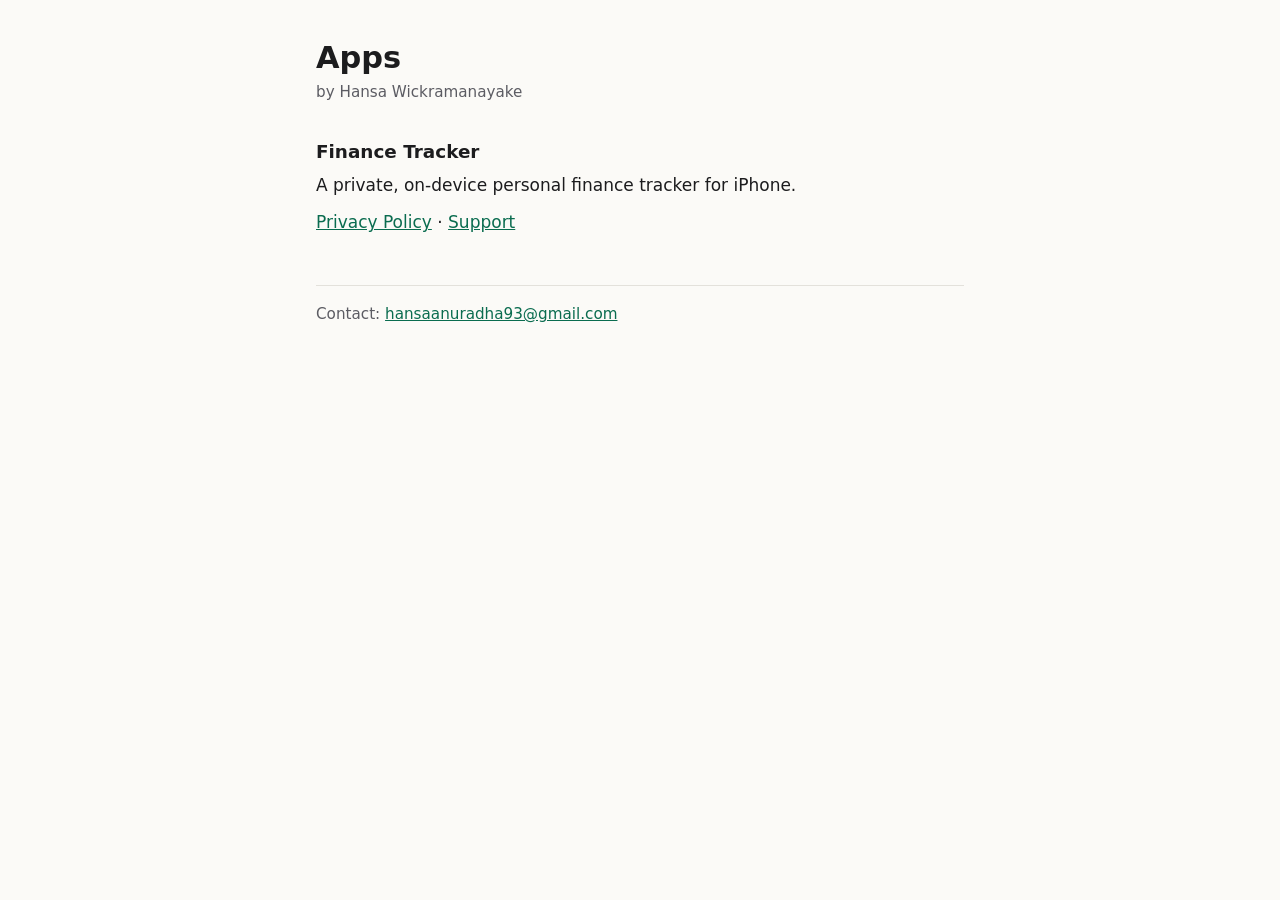
<file: index.html>
<!doctype html>
<html lang="en">
<head>
<meta charset="utf-8">
<meta name="viewport" content="width=device-width, initial-scale=1">
<title>Apps by Hansa Wickramanayake</title>
<link rel="stylesheet" href="/style.css">
</head>
<body>
<main>
  <h1>Apps</h1>
  <p class="muted">by Hansa Wickramanayake</p>

  <h2>Finance Tracker</h2>
  <p>A private, on-device personal finance tracker for iPhone.</p>
  <p><a href="/finance-tracker/privacy/">Privacy Policy</a> · <a href="/finance-tracker/support/">Support</a></p>

  <footer class="muted">Contact: <a href="mailto:hansaanuradha93@gmail.com">hansaanuradha93@gmail.com</a></footer>
</main>
</body>
</html>
</file>
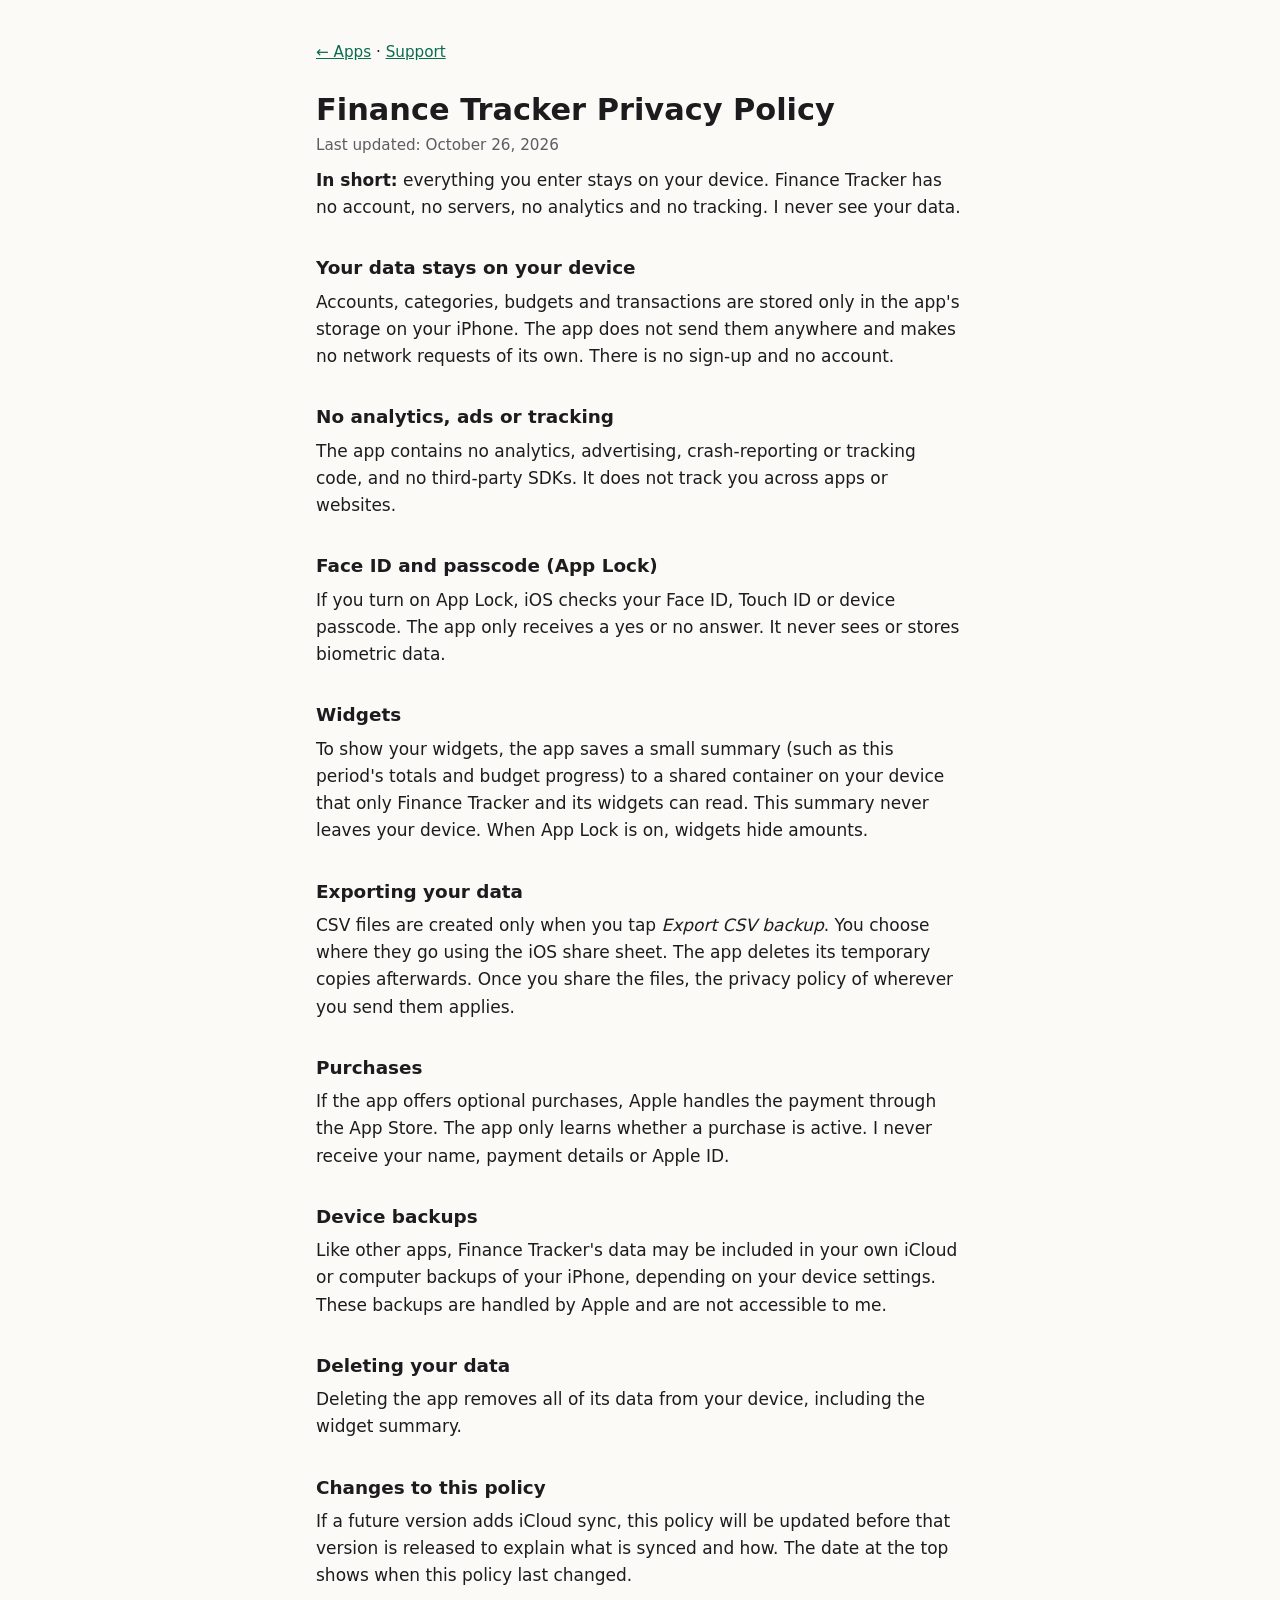
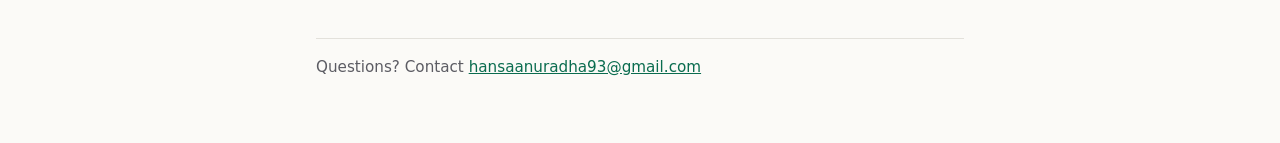
<file: finance-tracker/privacy/index.html>
<!doctype html>
<html lang="en">
<head>
<meta charset="utf-8">
<meta name="viewport" content="width=device-width, initial-scale=1">
<title>Finance Tracker Privacy Policy</title>
<link rel="stylesheet" href="/style.css">
</head>
<body>
<main>
  <nav><a href="/">← Apps</a> · <a href="/finance-tracker/support/">Support</a></nav>
  <h1>Finance Tracker Privacy Policy</h1>
  <p class="muted">Last updated: October 26, 2026</p>

  <p><strong>In short:</strong> everything you enter stays on your device. Finance Tracker has no account, no servers, no analytics and no tracking. I never see your data.</p>

  <h2>Your data stays on your device</h2>
  <p>Accounts, categories, budgets and transactions are stored only in the app's storage on your iPhone. The app does not send them anywhere and makes no network requests of its own. There is no sign-up and no account.</p>

  <h2>No analytics, ads or tracking</h2>
  <p>The app contains no analytics, advertising, crash-reporting or tracking code, and no third-party SDKs. It does not track you across apps or websites.</p>

  <h2>Face ID and passcode (App Lock)</h2>
  <p>If you turn on App Lock, iOS checks your Face ID, Touch ID or device passcode. The app only receives a yes or no answer. It never sees or stores biometric data.</p>

  <h2>Widgets</h2>
  <p>To show your widgets, the app saves a small summary (such as this period's totals and budget progress) to a shared container on your device that only Finance Tracker and its widgets can read. This summary never leaves your device. When App Lock is on, widgets hide amounts.</p>

  <h2>Exporting your data</h2>
  <p>CSV files are created only when you tap <em>Export CSV backup</em>. You choose where they go using the iOS share sheet. The app deletes its temporary copies afterwards. Once you share the files, the privacy policy of wherever you send them applies.</p>

  <h2>Purchases</h2>
  <p>If the app offers optional purchases, Apple handles the payment through the App Store. The app only learns whether a purchase is active. I never receive your name, payment details or Apple ID.</p>

  <h2>Device backups</h2>
  <p>Like other apps, Finance Tracker's data may be included in your own iCloud or computer backups of your iPhone, depending on your device settings. These backups are handled by Apple and are not accessible to me.</p>

  <h2>Deleting your data</h2>
  <p>Deleting the app removes all of its data from your device, including the widget summary.</p>

  <h2>Changes to this policy</h2>
  <p>If a future version adds iCloud sync, this policy will be updated before that version is released to explain what is synced and how. The date at the top shows when this policy last changed.</p>

  <footer class="muted">Questions? Contact <a href="mailto:hansaanuradha93@gmail.com">hansaanuradha93@gmail.com</a></footer>
</main>
</body>
</html>
</file>
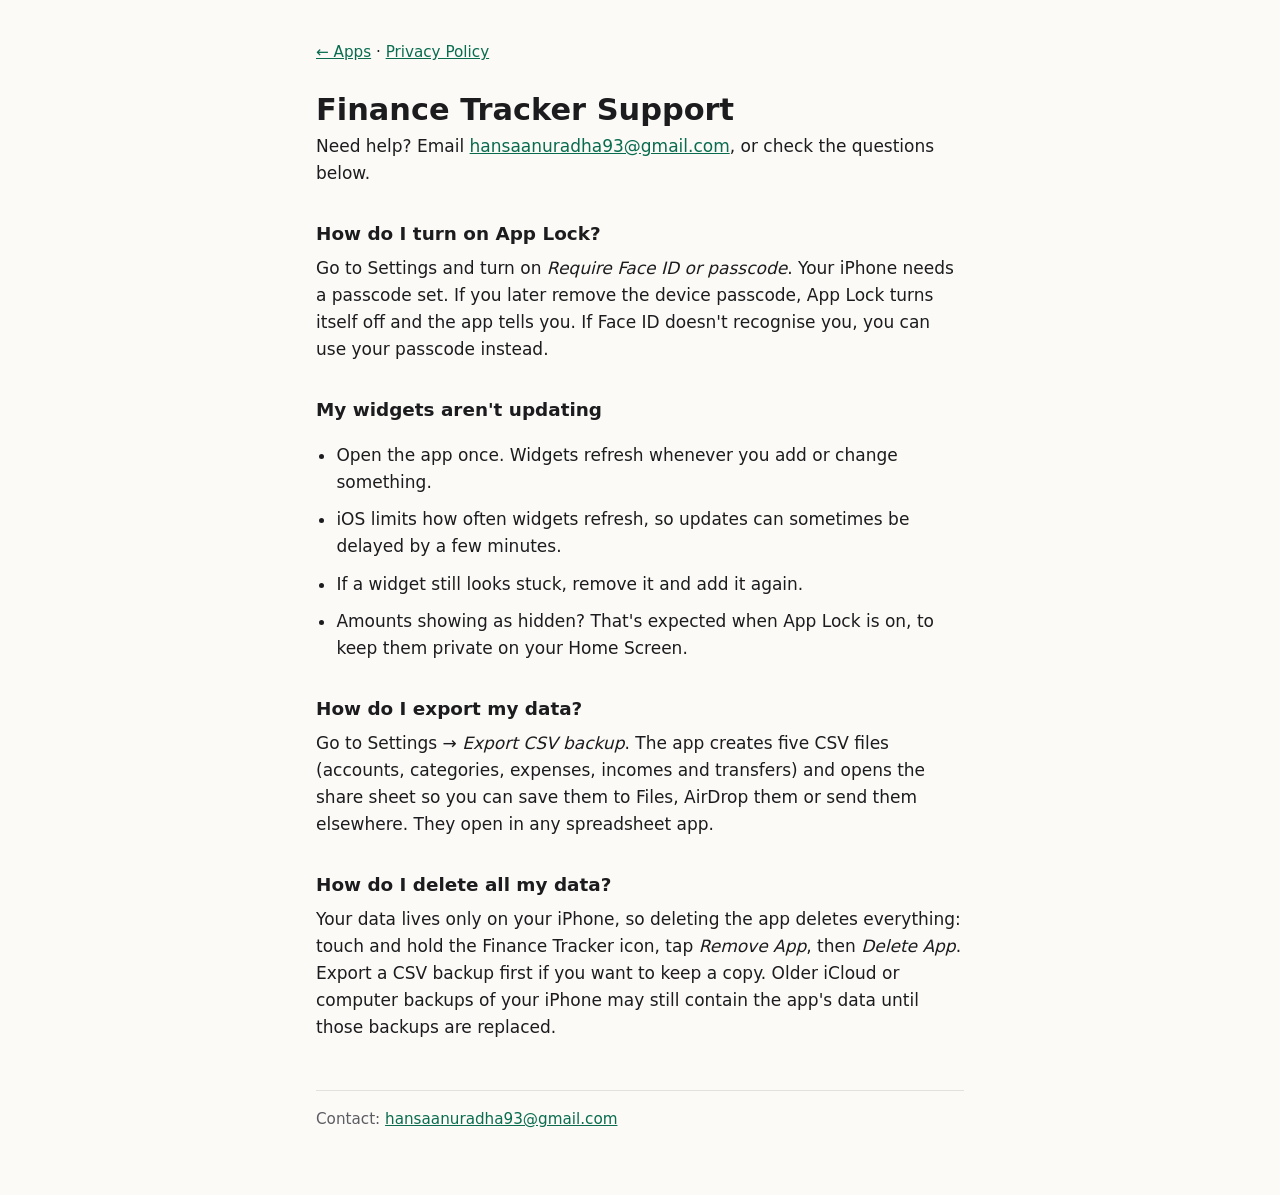
<file: finance-tracker/support/index.html>
<!doctype html>
<html lang="en">
<head>
<meta charset="utf-8">
<meta name="viewport" content="width=device-width, initial-scale=1">
<title>Finance Tracker Support</title>
<link rel="stylesheet" href="/style.css">
</head>
<body>
<main>
  <nav><a href="/">← Apps</a> · <a href="/finance-tracker/privacy/">Privacy Policy</a></nav>
  <h1>Finance Tracker Support</h1>
  <p>Need help? Email <a href="mailto:hansaanuradha93@gmail.com">hansaanuradha93@gmail.com</a>, or check the questions below.</p>

  <h2>How do I turn on App Lock?</h2>
  <p>Go to Settings and turn on <em>Require Face ID or passcode</em>. Your iPhone needs a passcode set. If you later remove the device passcode, App Lock turns itself off and the app tells you. If Face ID doesn't recognise you, you can use your passcode instead.</p>

  <h2>My widgets aren't updating</h2>
  <ul>
    <li>Open the app once. Widgets refresh whenever you add or change something.</li>
    <li>iOS limits how often widgets refresh, so updates can sometimes be delayed by a few minutes.</li>
    <li>If a widget still looks stuck, remove it and add it again.</li>
    <li>Amounts showing as hidden? That's expected when App Lock is on, to keep them private on your Home Screen.</li>
  </ul>

  <h2>How do I export my data?</h2>
  <p>Go to Settings → <em>Export CSV backup</em>. The app creates five CSV files (accounts, categories, expenses, incomes and transfers) and opens the share sheet so you can save them to Files, AirDrop them or send them elsewhere. They open in any spreadsheet app.</p>

  <h2>How do I delete all my data?</h2>
  <p>Your data lives only on your iPhone, so deleting the app deletes everything: touch and hold the Finance Tracker icon, tap <em>Remove App</em>, then <em>Delete App</em>. Export a CSV backup first if you want to keep a copy. Older iCloud or computer backups of your iPhone may still contain the app's data until those backups are replaced.</p>

  <footer class="muted">Contact: <a href="mailto:hansaanuradha93@gmail.com">hansaanuradha93@gmail.com</a></footer>
</main>
</body>
</html>
</file>
<file: style.css>
:root {
  color-scheme: light dark;
  --bg: #fbfaf7;
  --text: #1c1c1e;
  --muted: #5c5c63;
  --line: #e3e1db;
  --link: #0a6c4f;
}
@media (prefers-color-scheme: dark) {
  :root {
    --bg: #121214;
    --text: #ececef;
    --muted: #a1a1aa;
    --line: #2c2c31;
    --link: #5fd3a8;
  }
}
* { box-sizing: border-box; }
body {
  margin: 0;
  background: var(--bg);
  color: var(--text);
  font: 17px/1.6 -apple-system, BlinkMacSystemFont, "Segoe UI", system-ui, sans-serif;
  -webkit-text-size-adjust: 100%;
}
main { max-width: 680px; margin: 0 auto; padding: 40px 16px 64px; }
h1 { font-size: 1.9rem; line-height: 1.2; margin: 0 0 4px; }
h2 { font-size: 1.15rem; margin: 32px 0 6px; }
p, li { margin: 0 0 10px; }
ul { padding-left: 1.2em; }
a { color: var(--link); }
.muted { color: var(--muted); font-size: 0.95rem; }
nav { font-size: 0.95rem; margin-bottom: 28px; }
footer { margin-top: 48px; padding-top: 16px; border-top: 1px solid var(--line); }
</file>
